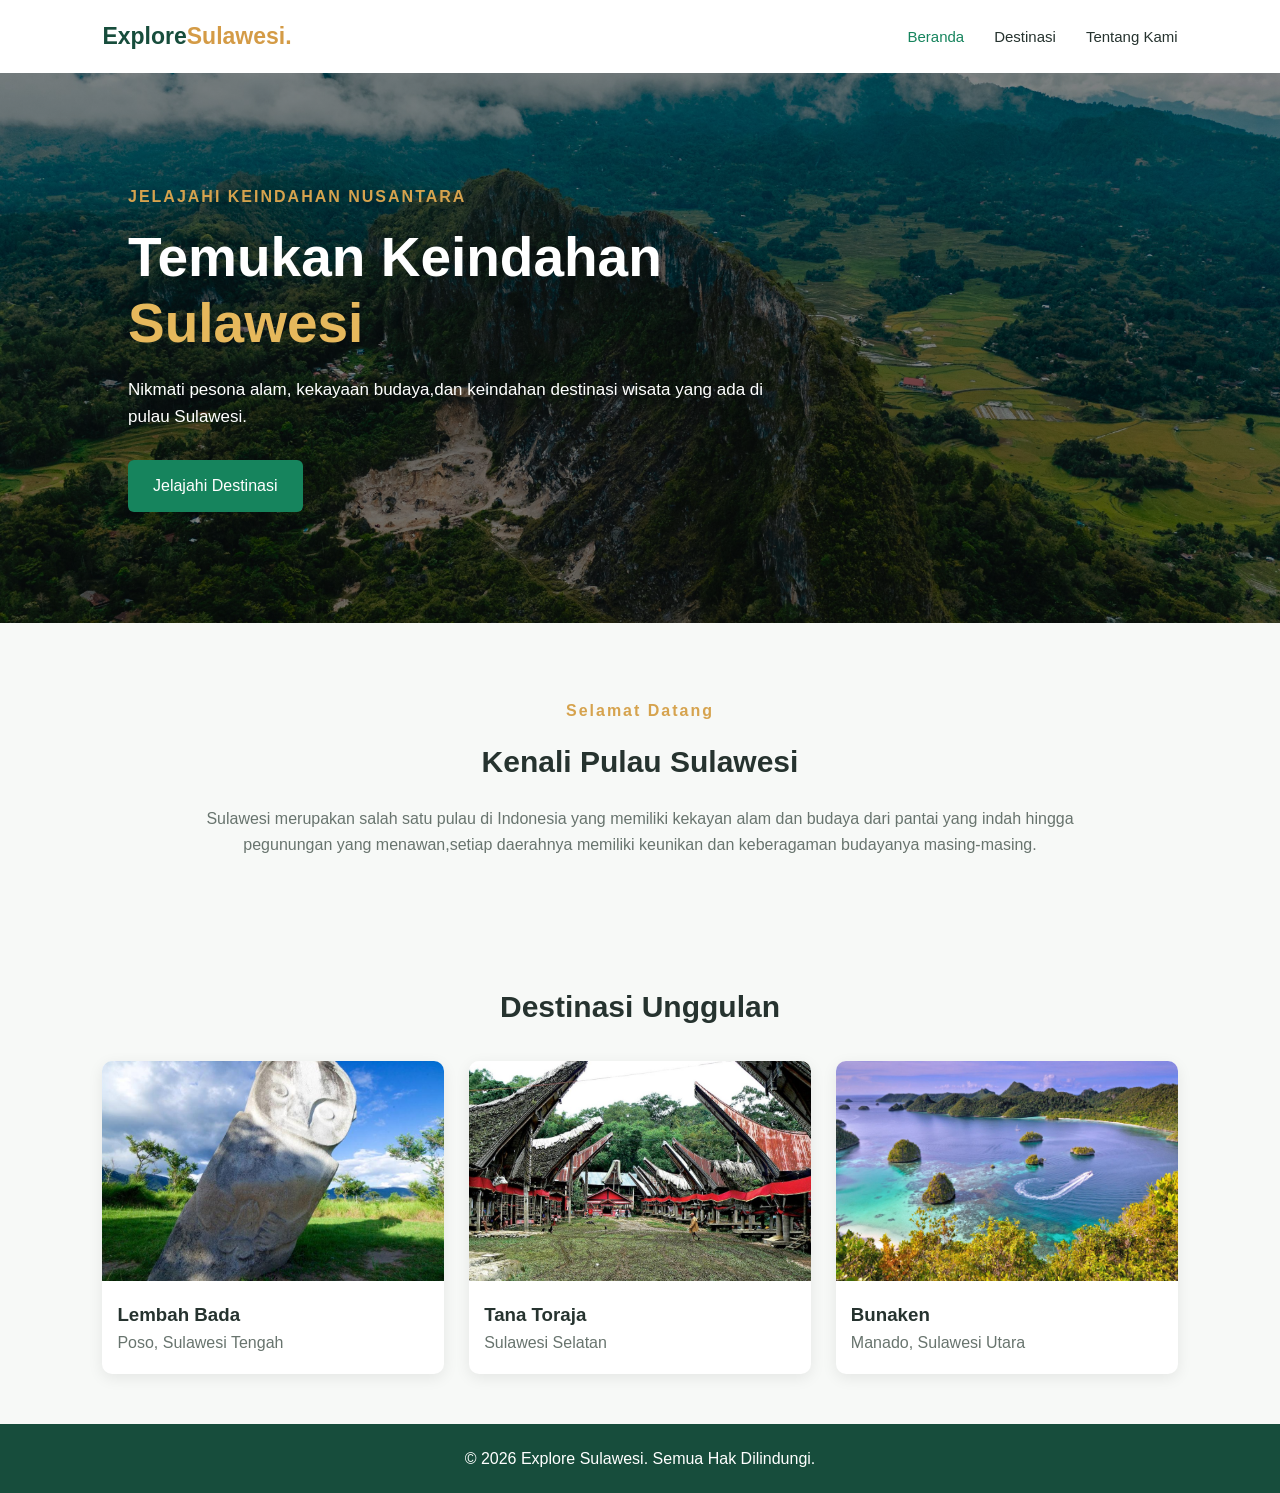
<file: index.html>
<!DOCTYPE html>
<html lang="en">
<head>
    <meta charset="UTF-8">
    <meta name="viewport" content="width=device-width, initial-scale=1.0">
    <title>Eksplore Sulawesi | Beranda</title>
    <link rel="stylesheet" href="style.css">
    
</head>
<body>
    <!--Navigasi-->
    <header>
        <nav class="navbar">
            <a href="index.html"class="logo">Explore<span>Sulawesi.</span></a>
            <ul class="nav-links">
                <li><a href="index.html" class="active">Beranda</a></li>
                <li><a href="destinasi.html">Destinasi</a></li>
                <li><a href="tentang.html">Tentang Kami</a></li>
            </ul>
        </nav>
    </header>   
    <!--Bagian utama-->
    <section class="hero">
        <div class="hero-content">
            <p class="subtitle">JELAJAHI KEINDAHAN NUSANTARA </P>

            <h1>Temukan Keindahan <br>
                <span>Sulawesi</span></h1>
            <p class="description">
                Nikmati pesona alam, kekayaan budaya,dan keindahan 
                destinasi wisata yang ada di pulau Sulawesi.
            </p>
            <a href="destinasi.html" class="btn">
                Jelajahi Destinasi
            </a>
        </div>
    </section>

    <!--Pengenalan-->
    <section class="intro">
        <p class="subtitle">Selamat Datang</p>
        <h2>Kenali Pulau Sulawesi</h2>
        <p>
            Sulawesi merupakan salah satu pulau di Indonesia
            yang memiliki kekayan alam dan budaya dari pantai yang indah hingga pegunungan yang menawan,setiap daerahnya memiliki keunikan dan keberagaman budayanya masing-masing.
        </p>
    </section>

    <!--Destinasi unggulan-->
    <section class="featured">
        <h2>Destinasi Unggulan</h2>

    <div class="destination-container">

        <div class="destination-card">
            <img src="images/megalit.jpg" alt="Situs Megalit Bada">
            <h3>Lembah Bada</h3>
            <p>Poso, Sulawesi Tengah</p>
        </div>

        <div class="destination-card">
            <img src="images/toraja.jpg" alt="Wisata Tana Toraja">
            <h3>Tana Toraja</h3>
            <p>Sulawesi Selatan</p>
        </div>
        
        <div class="destination-card">
            <img src="images/bunaken.jpg" alt="Taman Laut Bunaken">
            <h3>Bunaken</h3>
            <p>Manado, Sulawesi Utara</p>

        </div>
    </section>

    <!--Footer-->
    <footer>
        <p>&copy; 2026 Explore Sulawesi. Semua Hak Dilindungi.</p>
    </footer>

    <script src="script.js"></script>
</body>
</html>
</file>
<file: style.css>
/* Pengaturan dasar */
* {
    margin: 0;
    padding: 0;
    box-sizing: border-box;
}

body {
    font-family: Arial, sans-serif;
    color: #26332f;
    background-color: #f7f9f7;
    line-height: 1.6;
}

/* Navigasi */
header {
    background-color: #ffffff;
    padding: 18px 8%;
    box-shadow: 0 2px 10px rgba(0,0,0,0.05);
}

.navbar {
    display: flex;
    justify-content: space-between;
    align-items: center;
}

.logo {
    color: #174d3c;
    font-size: 23px;
    font-weight: bold;
    text-decoration: none;
}

.logo span {
    color: #d49b46;
}

.nav-links {
    display: flex;
    list-style: none;
    gap: 30px;
}

.nav-links a {
    color: #26332f;
    text-decoration: none;
    font-size: 15px;
}

.nav-links a:hover,
.nav-links a.active {
    color: #16845d;
}

/* Hero */
.hero {
    min-height: 550px;
    display: flex;
    align-items: center;
    padding: 60px 10%;
    background:
        linear-gradient(rgba(0,0,0,0.45), rgba(0,0,0,0.45)),
        url("../images/hero.jpg") center/cover;
    color: white;
}

.hero-content {
    max-width: 650px;
}

.subtitle {
    color: #d6a34e;
    font-weight: bold;
    letter-spacing: 2px;
    margin-bottom: 15px;
}

.hero h1 {
    font-size: 55px;
    line-height: 1.2;
    margin-bottom: 20px;
}

.hero h1 span {
    color: #e6b85c;
}

.description {
    font-size: 17px;
    margin-bottom: 30px;
}

.btn {
    display: inline-block;
    background-color: #16845d;
    color: white;
    padding: 13px 25px;
    border-radius: 6px;
    text-decoration: none;
}

.btn:hover {
    background-color: #106746;
}

/* Pengenalan */
.intro {
    text-align: center;
    padding: 75px 15%;
}

.intro h2,
.featured h2 {
    font-size: 30px;
    margin-bottom: 20px;
}

.intro p:last-child {
    color: #68746e;
}

/* Kartu destinasi */
.featured {
    padding: 50px 8%;
    text-align: center;
}

.destination-container {
    display: grid;
    grid-template-columns: repeat(3, 1fr);
    gap: 25px;
    margin-top: 30px;
}

.destination-card {
    background: white;
    border-radius: 10px;
    overflow: hidden;
    box-shadow: 0 4px 15px rgba(0,0,0,0.08);
    text-align: left;
}

.destination-card img {
    width: 100%;
    height: 220px;
    object-fit: cover;
}

.destination-card h3 {
    padding: 12px 15px 0;
}

.destination-card p {
    padding: 0 15px 18px;
    color: #68746e;
}

/* Footer */
footer {
    background-color: #174d3c;
    color: white;
    text-align: center;
    padding: 22px;
}

/* Tampilan HP */
@media (max-width: 768px) {
    .navbar {
        flex-direction: column;
        gap: 15px;
    }

    .nav-links {
        gap: 15px;
        flex-wrap: wrap;
        justify-content: center;
    }

    .hero {
        min-height: 450px;
        padding: 40px 7%;
    }

    .hero h1 {
        font-size: 38px;
    }

    .destination-container {
        grid-template-columns: 1fr;
    }

    .intro {
        padding: 50px 8%;
    }
}


/* Halaman Destinasi */

.destination-hero {
    min-height: 300px;
    background:
        linear-gradient(rgba(0,0,0,0.55), rgba(0,0,0,0.55)),
        url("../images/hero.jpg") center/cover;
    display: flex;
    align-items: center;
    justify-content: center;
    text-align: center;
    padding: 50px 8%;
    color: white;
}

.destination-hero h1 {
    font-size: 38px;
    margin-bottom: 15px;
}

.destination-hero p:last-child {
    max-width: 600px;
    margin: auto;
}

.destination-section {
    padding: 65px 8%;
}

.section-heading {
    text-align: center;
    margin-bottom: 35px;
}

.section-heading h2 {
    font-size: 30px;
    margin-bottom: 10px;
}

.section-heading > p:last-child {
    color: #68746e;
}

.destination-section .destination-container {
    display: grid;
    grid-template-columns: repeat(2, 1fr);
    gap: 30px;
}

.destination-section .destination-card {
    transition: transform 0.3s ease;
}

.destination-section .destination-card:hover {
    transform: translateY(-7px);
}

.destination-section .destination-card img {
    height: 250px;
}

.card-content {
    padding: 18px;
}

.location {
    color: #16845d;
    font-size: 13px;
    font-weight: bold;
}

.card-content h3 {
    margin: 8px 0;
    font-size: 21px;
}

.card-content p {
    color: #68746e;
    font-size: 14px;
}

/* Responsif halaman destinasi */
@media (max-width: 768px) {
    .destination-hero h1 {
        font-size: 29px;
    }

    .destination-section .destination-container {
        grid-template-columns: 1fr;
    }
}


/* Halaman Tentang Kami */

.about-hero {
    min-height: 300px;
    background:
        linear-gradient(rgba(0,0,0,0.55), rgba(0,0,0,0.55)),
        url("../images/hero.jpg") center/cover;
    display: flex;
    justify-content: center;
    align-items: center;
    text-align: center;
    color: white;
    padding: 50px 8%;
}

.about-hero h1 {
    font-size: 38px;
    margin-bottom: 12px;
}

.about-section {
    padding: 75px 8%;
}

.about-content {
    display: flex;
    align-items: center;
    gap: 50px;
}

.about-image,
.about-text {
    flex: 1;
}

.about-image img {
    width: 100%;
    height: 350px;
    object-fit: cover;
    border-radius: 12px;
}

.about-text h2 {
    font-size: 30px;
    margin-bottom: 18px;
}

.about-text p {
    color: #68746e;
    margin-bottom: 15px;
}

/* Tujuan */
.purpose-section {
    background-color: #edf3ef;
    padding: 65px 8%;
}

.purpose-container {
    display: grid;
    grid-template-columns: repeat(3, 1fr);
    gap: 25px;
}

.purpose-card {
    background: white;
    padding: 28px;
    border-radius: 10px;
    box-shadow: 0 4px 15px rgba(0,0,0,0.05);
}

.purpose-card h3 {
    color: #16845d;
    margin-bottom: 12px;
}

.purpose-card p {
    color: #68746e;
    font-size: 14px;
}

/* Formulir kontak */
.contact-section {
    padding: 70px 8%;
}

.contact-form {
    max-width: 600px;
    margin: 30px auto 0;
    display: flex;
    flex-direction: column;
    gap: 12px;
}

.contact-form label {
    font-weight: bold;
}

.contact-form input,
.contact-form textarea {
    padding: 13px;
    border: 1px solid #d5ded8;
    border-radius: 6px;
    font-family: Arial, sans-serif;
    font-size: 14px;
}

.contact-form input:focus,
.contact-form textarea:focus {
    outline: 2px solid #16845d;
}

.contact-form textarea {
    resize: vertical;
}

.contact-form button {
    border: none;
    cursor: pointer;
    font-size: 15px;
}

/* Responsif */
@media (max-width: 768px) {
    .about-content {
        flex-direction: column;
    }

    .purpose-container {
        grid-template-columns: 1fr;
    }

    .about-hero h1 {
        font-size: 29px;
    }
}
</file>
